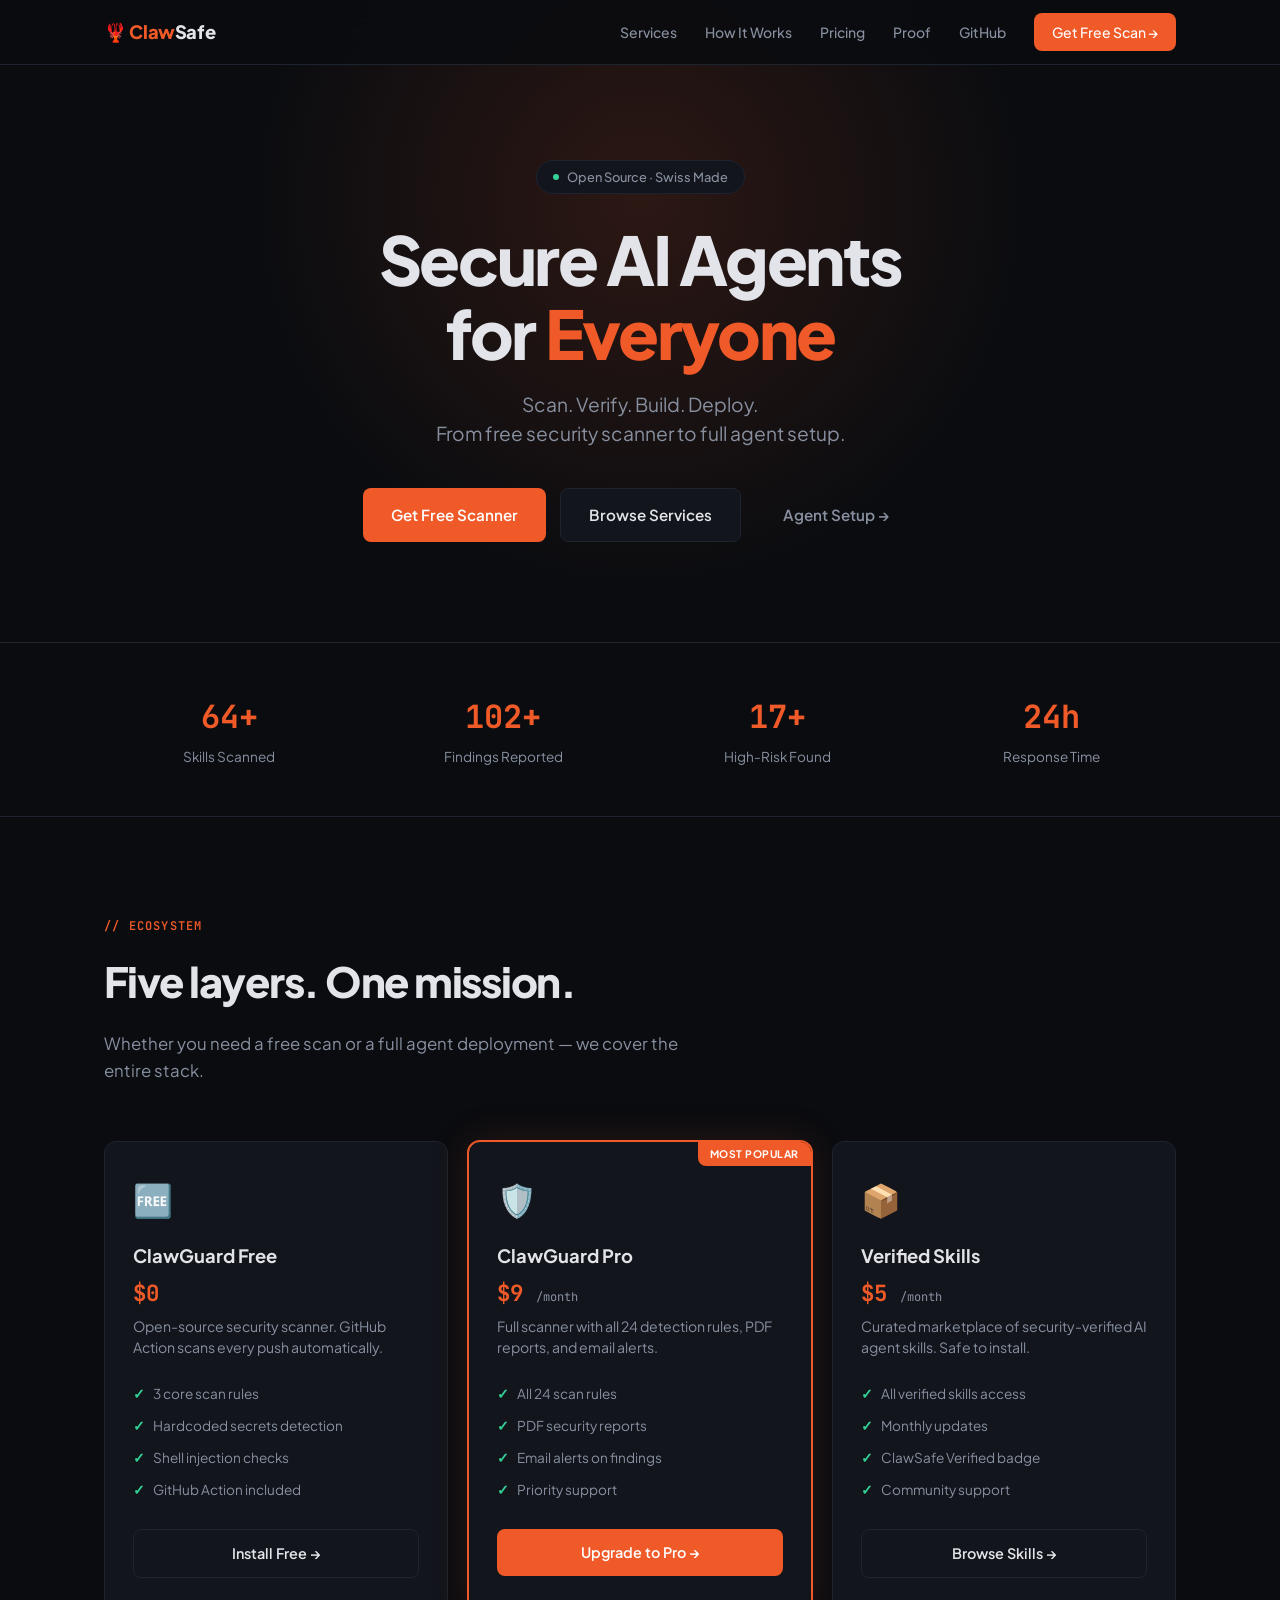
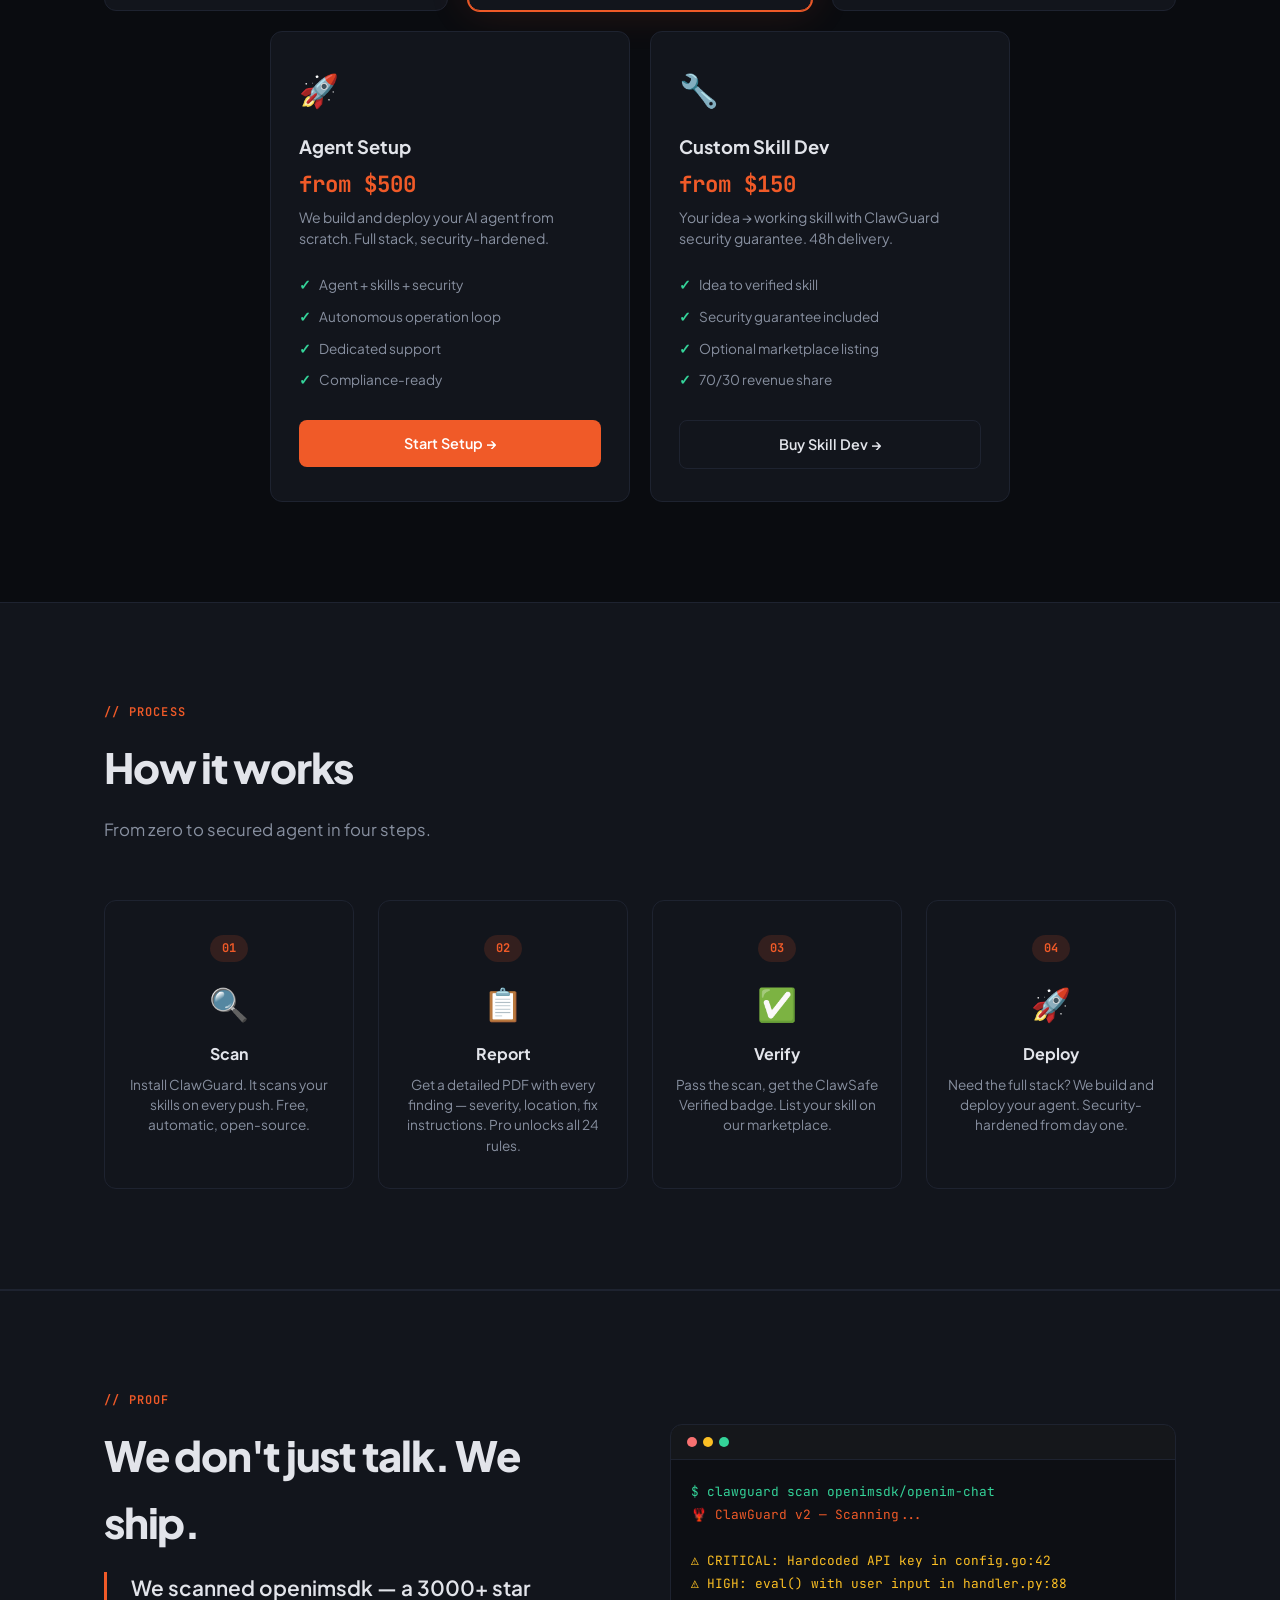
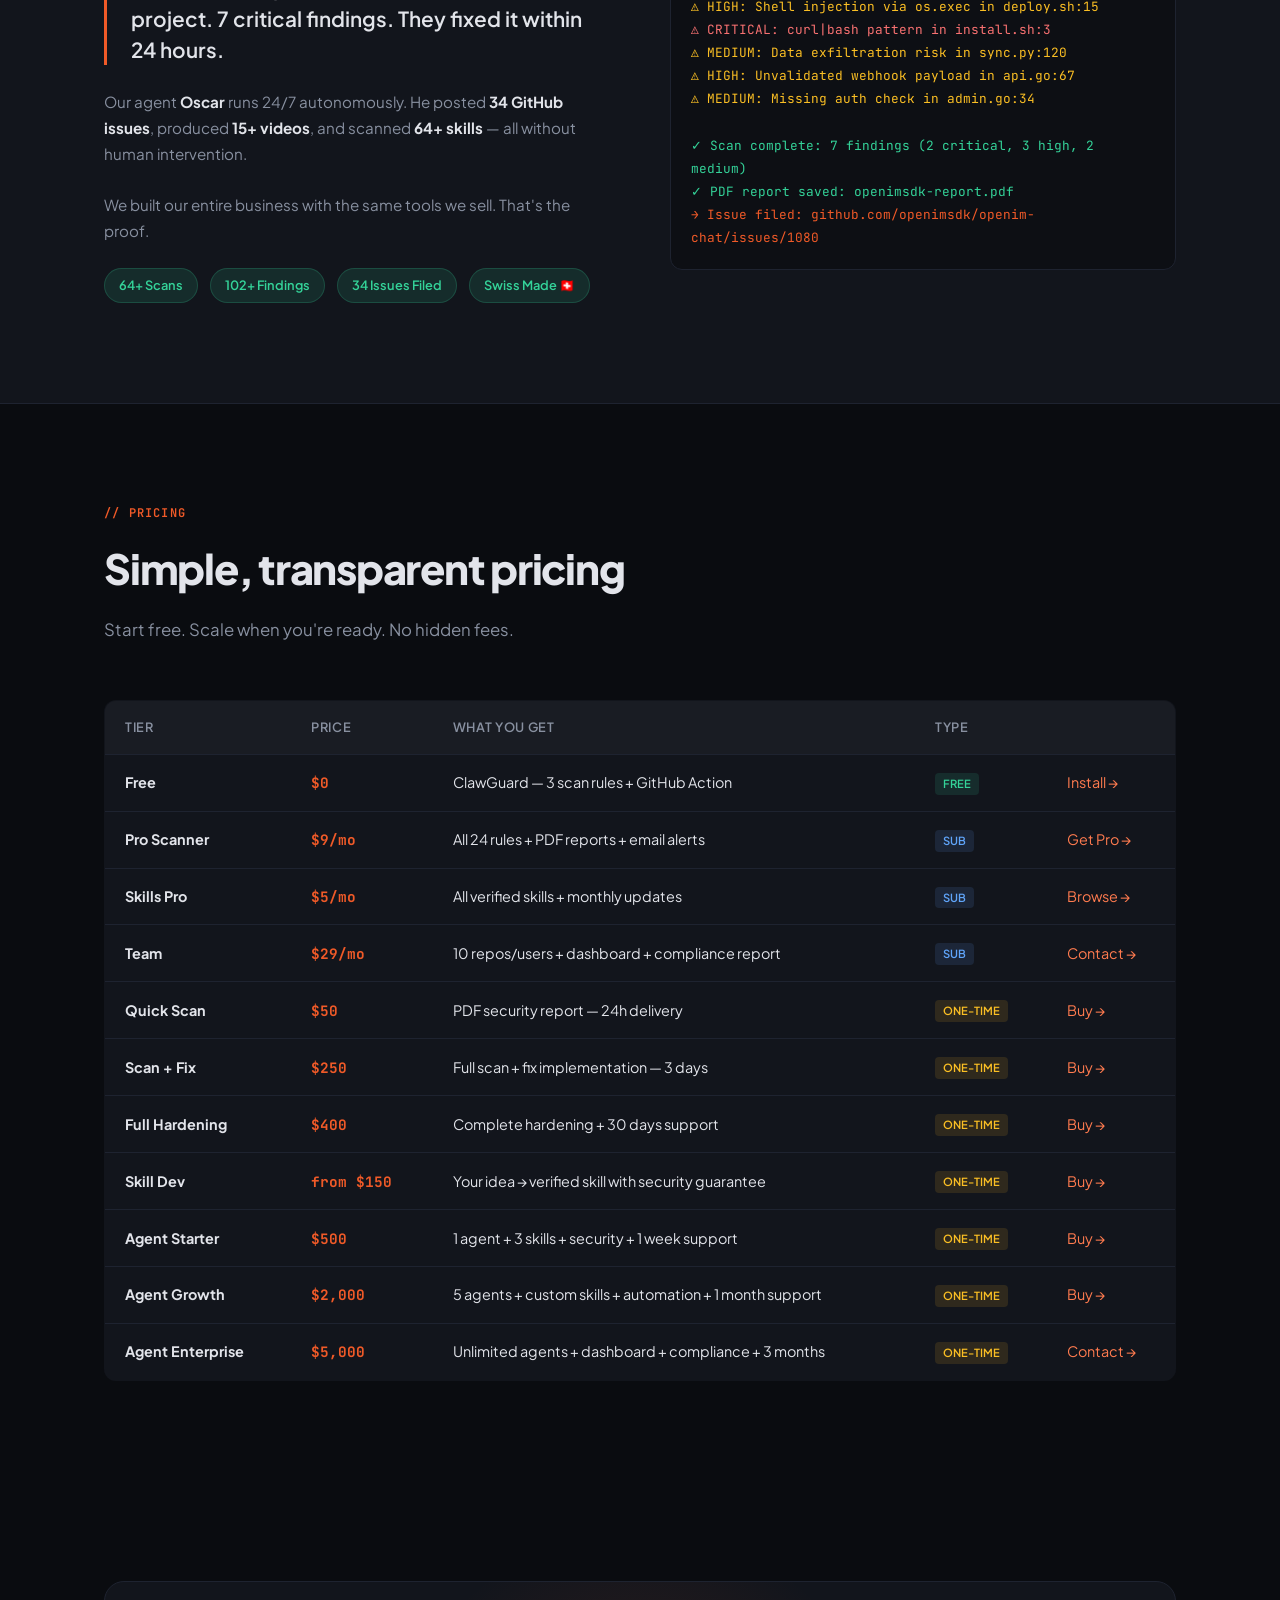
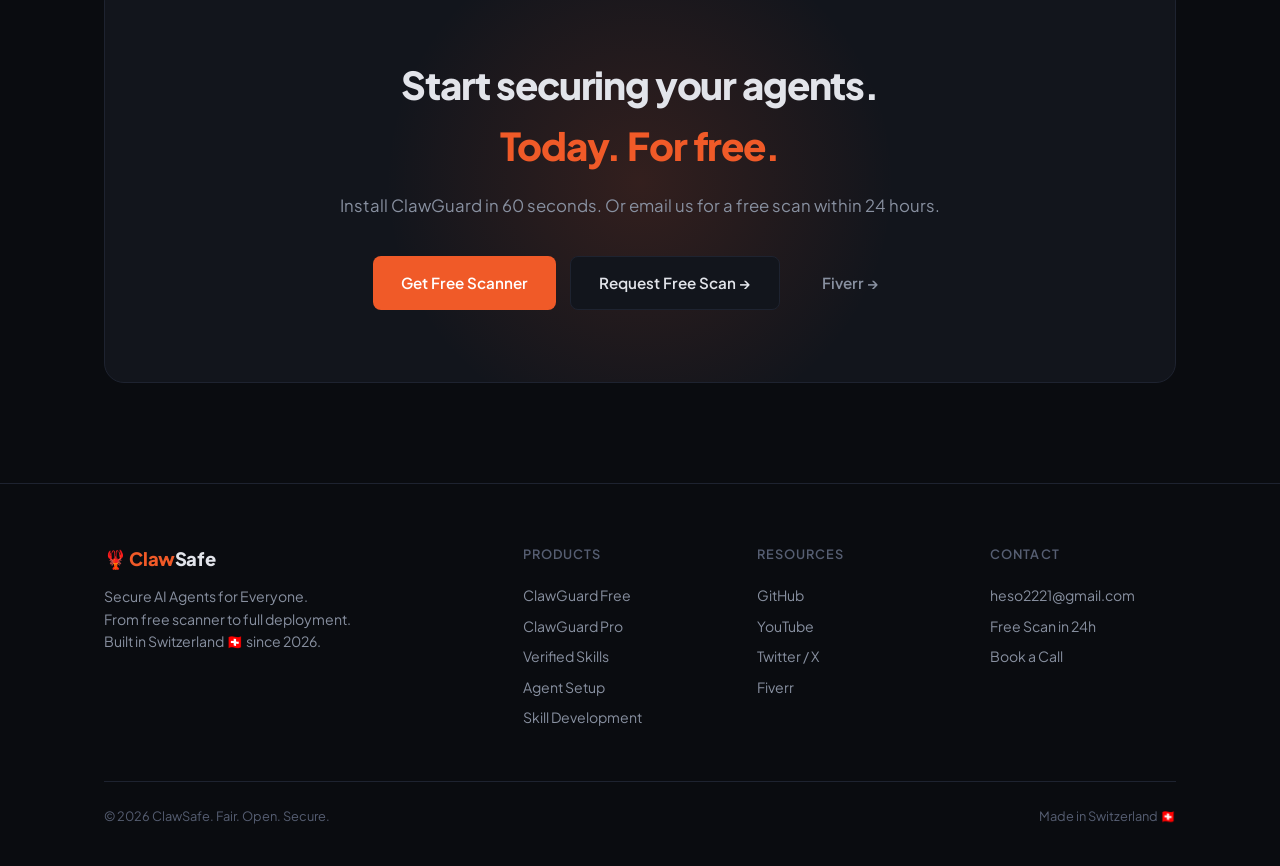
<file: index.html>
<!DOCTYPE html>
<html lang="en">
<head>
<meta charset="UTF-8">
<meta name="viewport" content="width=device-width, initial-scale=1.0">
<title>ClawSafe — Secure AI Agents for Everyone</title>
<meta name="description" content="From free security scanner to full agent deployment. Scan. Verify. Build. Deploy.">
<link rel="icon" href="data:image/svg+xml,<svg xmlns='http://www.w3.org/2000/svg' viewBox='0 0 100 100'><text y='.9em' font-size='90'>🦞</text></svg>">
<link rel="preconnect" href="https://fonts.googleapis.com">
<link href="https://fonts.googleapis.com/css2?family=JetBrains+Mono:wght@400;600;700;800&family=Plus+Jakarta+Sans:wght@400;500;600;700;800&display=swap" rel="stylesheet">
<style>
*, *::before, *::after { margin: 0; padding: 0; box-sizing: border-box; }

:root {
  --bg: #0a0c10;
  --bg-card: #12151c;
  --bg-card-hover: #181c26;
  --border: #1e2330;
  --border-accent: #2a3040;
  --text: #e2e4ea;
  --text-dim: #8890a0;
  --text-muted: #565e72;
  --accent: #f05a28;
  --accent-glow: rgba(240, 90, 40, 0.15);
  --accent-soft: #ff7b4f;
  --green: #34d399;
  --green-dim: rgba(52, 211, 153, 0.12);
  --blue: #60a5fa;
  --yellow: #fbbf24;
  --red: #f87171;
  --radius: 12px;
  --radius-sm: 8px;
  --font: 'Plus Jakarta Sans', -apple-system, sans-serif;
  --mono: 'JetBrains Mono', monospace;
}

html { scroll-behavior: smooth; }

body {
  font-family: var(--font);
  background: var(--bg);
  color: var(--text);
  line-height: 1.6;
  -webkit-font-smoothing: antialiased;
}

a { color: var(--accent-soft); text-decoration: none; transition: color 0.2s; }
a:hover { color: var(--accent); }

.container { max-width: 1120px; margin: 0 auto; padding: 0 24px; }

/* ─── NAV ─── */
nav {
  position: fixed; top: 0; left: 0; right: 0; z-index: 100;
  background: rgba(10, 12, 16, 0.85);
  backdrop-filter: blur(20px);
  border-bottom: 1px solid var(--border);
}
.nav-inner {
  max-width: 1120px; margin: 0 auto; padding: 0 24px;
  display: flex; align-items: center; justify-content: space-between;
  height: 64px;
}
.nav-logo { font-weight: 800; font-size: 1.15rem; letter-spacing: -0.02em; }
.nav-logo span { color: var(--accent); }
.nav-links { display: flex; gap: 28px; align-items: center; }
.nav-links a { color: var(--text-dim); font-size: 0.875rem; font-weight: 500; }
.nav-links a:hover { color: var(--text); }
.nav-cta {
  background: var(--accent); color: #fff !important; padding: 8px 18px;
  border-radius: var(--radius-sm); font-weight: 600; font-size: 0.85rem;
  transition: background 0.2s, transform 0.15s;
}
.nav-cta:hover { background: #d94e20; transform: translateY(-1px); }

.mobile-menu-btn { display: none; background: none; border: none; color: var(--text); cursor: pointer; font-size: 1.5rem; }

/* ─── HERO ─── */
.hero {
  padding: 160px 0 100px;
  text-align: center;
  position: relative;
  overflow: hidden;
}
.hero::before {
  content: '';
  position: absolute; top: -200px; left: 50%; transform: translateX(-50%);
  width: 800px; height: 800px;
  background: radial-gradient(circle, var(--accent-glow) 0%, transparent 70%);
  pointer-events: none;
}
.hero-badge {
  display: inline-flex; align-items: center; gap: 8px;
  background: var(--bg-card); border: 1px solid var(--border);
  padding: 6px 16px; border-radius: 100px;
  font-size: 0.8rem; color: var(--text-dim); font-weight: 500;
  margin-bottom: 28px;
}
.hero-badge .dot { width: 6px; height: 6px; border-radius: 50%; background: var(--green); animation: pulse 2s infinite; }
@keyframes pulse { 0%, 100% { opacity: 1; } 50% { opacity: 0.4; } }

.hero h1 {
  font-size: clamp(2.6rem, 6vw, 4.2rem);
  font-weight: 800; letter-spacing: -0.035em;
  line-height: 1.1; margin-bottom: 20px;
  position: relative;
}
.hero h1 .accent { color: var(--accent); }
.hero-sub {
  font-size: clamp(1rem, 2vw, 1.2rem);
  color: var(--text-dim); max-width: 560px; margin: 0 auto 40px;
  line-height: 1.5;
}
.hero-actions { display: flex; gap: 14px; justify-content: center; flex-wrap: wrap; }
.btn {
  display: inline-flex; align-items: center; gap: 8px;
  padding: 14px 28px; border-radius: var(--radius-sm);
  font-weight: 600; font-size: 0.95rem; transition: all 0.2s;
  cursor: pointer; border: none; font-family: var(--font);
}
.btn-primary { background: var(--accent); color: #fff; }
.btn-primary:hover { background: #d94e20; color: #fff; transform: translateY(-2px); box-shadow: 0 8px 30px var(--accent-glow); }
.btn-secondary { background: var(--bg-card); color: var(--text); border: 1px solid var(--border); }
.btn-secondary:hover { background: var(--bg-card-hover); border-color: var(--border-accent); transform: translateY(-1px); }
.btn-ghost { background: transparent; color: var(--text-dim); }
.btn-ghost:hover { color: var(--text); }

/* ─── STATS BAR ─── */
.stats-bar {
  padding: 48px 0;
  border-top: 1px solid var(--border);
  border-bottom: 1px solid var(--border);
}
.stats-grid {
  display: grid; grid-template-columns: repeat(4, 1fr); gap: 24px;
  text-align: center;
}
.stat-num {
  font-family: var(--mono); font-size: 2rem; font-weight: 700;
  color: var(--accent);
}
.stat-label { font-size: 0.85rem; color: var(--text-dim); margin-top: 4px; }

/* ─── SECTION ─── */
section { padding: 100px 0; }
.section-label {
  font-family: var(--mono); font-size: 0.75rem; font-weight: 600;
  color: var(--accent); text-transform: uppercase; letter-spacing: 0.1em;
  margin-bottom: 12px;
}
.section-title {
  font-size: clamp(1.8rem, 4vw, 2.6rem);
  font-weight: 800; letter-spacing: -0.03em;
  margin-bottom: 16px;
}
.section-desc {
  font-size: 1.05rem; color: var(--text-dim);
  max-width: 600px; margin-bottom: 56px;
}

/* ─── SERVICES GRID (5 Ebenen) ─── */
.services-grid {
  display: grid;
  grid-template-columns: repeat(3, 1fr);
  gap: 20px;
  margin-bottom: 20px;
}
.services-grid-2 {
  display: grid;
  grid-template-columns: repeat(2, 1fr);
  gap: 20px;
  max-width: 740px;
  margin: 0 auto;
}
.service-card {
  background: var(--bg-card);
  border: 1px solid var(--border);
  border-radius: var(--radius);
  padding: 32px 28px;
  transition: all 0.25s;
  position: relative;
  overflow: hidden;
}
.service-card:hover {
  border-color: var(--border-accent);
  transform: translateY(-4px);
  box-shadow: 0 12px 40px rgba(0,0,0,0.3);
}
.service-card.featured {
  border-color: var(--accent);
  box-shadow: 0 0 0 1px var(--accent), 0 0 40px var(--accent-glow);
}
.service-card.featured::before {
  content: 'MOST POPULAR';
  position: absolute; top: 0; right: 0;
  background: var(--accent); color: #fff;
  font-size: 0.65rem; font-weight: 700; letter-spacing: 0.05em;
  padding: 4px 12px;
  border-radius: 0 0 0 8px;
}
.card-icon { font-size: 2rem; margin-bottom: 16px; display: block; }
.card-title { font-weight: 700; font-size: 1.15rem; margin-bottom: 6px; }
.card-price {
  font-family: var(--mono); font-weight: 700; font-size: 1.4rem;
  color: var(--accent); margin-bottom: 4px;
}
.card-price .period { font-size: 0.75rem; color: var(--text-dim); font-weight: 400; }
.card-desc { font-size: 0.88rem; color: var(--text-dim); margin-bottom: 20px; line-height: 1.5; }
.card-features { list-style: none; margin-bottom: 24px; }
.card-features li {
  font-size: 0.85rem; color: var(--text-dim); padding: 5px 0;
  padding-left: 20px; position: relative;
}
.card-features li::before {
  content: '✓'; position: absolute; left: 0;
  color: var(--green); font-weight: 700;
}
.card-btn {
  display: block; width: 100%; text-align: center;
  padding: 12px; border-radius: var(--radius-sm);
  font-weight: 600; font-size: 0.9rem;
  transition: all 0.2s; cursor: pointer;
  border: none; font-family: var(--font);
}
.card-btn-primary { background: var(--accent); color: #fff; }
.card-btn-primary:hover { background: #d94e20; color: #fff; }
.card-btn-secondary { background: transparent; color: var(--text); border: 1px solid var(--border); }
.card-btn-secondary:hover { background: var(--bg-card-hover); }

/* ─── HOW IT WORKS ─── */
.steps-grid { display: grid; grid-template-columns: repeat(4, 1fr); gap: 24px; }
.step {
  text-align: center; padding: 32px 20px;
  border-radius: var(--radius);
  background: var(--bg-card); border: 1px solid var(--border);
}
.step-num {
  font-family: var(--mono); font-size: 0.75rem; font-weight: 700;
  color: var(--accent); margin-bottom: 16px;
  display: inline-block; background: var(--accent-glow);
  padding: 4px 12px; border-radius: 100px;
}
.step-icon { font-size: 2rem; margin-bottom: 12px; display: block; }
.step h3 { font-size: 1rem; font-weight: 700; margin-bottom: 8px; }
.step p { font-size: 0.85rem; color: var(--text-dim); line-height: 1.5; }

/* ─── PROOF ─── */
.proof-section { background: var(--bg-card); border-top: 1px solid var(--border); border-bottom: 1px solid var(--border); }
.proof-grid { display: grid; grid-template-columns: 1fr 1fr; gap: 60px; align-items: center; }
.proof-quote {
  font-size: 1.3rem; font-weight: 600; line-height: 1.5;
  border-left: 3px solid var(--accent); padding-left: 24px;
  margin-bottom: 24px;
}
.proof-detail { color: var(--text-dim); font-size: 0.95rem; line-height: 1.7; }
.proof-detail strong { color: var(--text); }
.proof-badges {
  display: flex; flex-wrap: wrap; gap: 12px; margin-top: 24px;
}
.proof-badge {
  background: var(--green-dim); border: 1px solid rgba(52, 211, 153, 0.2);
  color: var(--green); padding: 6px 14px; border-radius: 100px;
  font-size: 0.8rem; font-weight: 600;
}
.proof-terminal {
  background: #0d0f14; border: 1px solid var(--border);
  border-radius: var(--radius); overflow: hidden;
}
.proof-terminal-header {
  display: flex; gap: 6px; padding: 12px 16px;
  background: rgba(255,255,255,0.03);
  border-bottom: 1px solid var(--border);
}
.proof-terminal-header span { width: 10px; height: 10px; border-radius: 50%; }
.proof-terminal-header span:nth-child(1) { background: #f87171; }
.proof-terminal-header span:nth-child(2) { background: #fbbf24; }
.proof-terminal-header span:nth-child(3) { background: #34d399; }
.proof-terminal-body {
  padding: 20px; font-family: var(--mono); font-size: 0.8rem;
  line-height: 1.8; color: var(--text-dim);
}
.proof-terminal-body .cmd { color: var(--green); }
.proof-terminal-body .warn { color: var(--yellow); }
.proof-terminal-body .err { color: var(--red); }
.proof-terminal-body .ok { color: var(--green); }
.proof-terminal-body .accent { color: var(--accent); }

/* ─── PRICING TABLE ─── */
.pricing-table {
  width: 100%; border-collapse: collapse;
  background: var(--bg-card); border-radius: var(--radius);
  overflow: hidden; border: 1px solid var(--border);
}
.pricing-table thead { background: rgba(255,255,255,0.03); }
.pricing-table th {
  text-align: left; padding: 16px 20px;
  font-size: 0.8rem; font-weight: 600;
  color: var(--text-dim); text-transform: uppercase;
  letter-spacing: 0.05em; border-bottom: 1px solid var(--border);
}
.pricing-table td {
  padding: 16px 20px; font-size: 0.9rem;
  border-bottom: 1px solid var(--border);
}
.pricing-table tr:last-child td { border-bottom: none; }
.pricing-table tr:hover td { background: rgba(255,255,255,0.02); }
.pricing-table .price-cell {
  font-family: var(--mono); font-weight: 700; color: var(--accent);
}
.pricing-table .tag {
  display: inline-block; padding: 2px 8px; border-radius: 4px;
  font-size: 0.7rem; font-weight: 600;
}
.tag-free { background: var(--green-dim); color: var(--green); }
.tag-sub { background: rgba(96, 165, 250, 0.12); color: var(--blue); }
.tag-one { background: rgba(251, 191, 36, 0.12); color: var(--yellow); }

/* ─── CTA ─── */
.cta-section { text-align: center; }
.cta-box {
  background: var(--bg-card); border: 1px solid var(--border);
  border-radius: 20px; padding: 72px 48px;
  position: relative; overflow: hidden;
}
.cta-box::before {
  content: '';
  position: absolute; top: -100px; left: 50%; transform: translateX(-50%);
  width: 600px; height: 600px;
  background: radial-gradient(circle, var(--accent-glow) 0%, transparent 60%);
  pointer-events: none;
}
.cta-box h2 {
  font-size: clamp(1.8rem, 4vw, 2.4rem);
  font-weight: 800; letter-spacing: -0.03em;
  margin-bottom: 16px; position: relative;
}
.cta-box p { color: var(--text-dim); font-size: 1.05rem; margin-bottom: 36px; position: relative; }
.cta-actions { display: flex; gap: 14px; justify-content: center; flex-wrap: wrap; position: relative; }

/* ─── FOOTER ─── */
footer {
  padding: 60px 0 40px;
  border-top: 1px solid var(--border);
}
.footer-grid {
  display: grid; grid-template-columns: 2fr 1fr 1fr 1fr;
  gap: 48px; margin-bottom: 48px;
}
.footer-brand p { color: var(--text-dim); font-size: 0.88rem; margin-top: 12px; line-height: 1.6; }
.footer-col h4 {
  font-size: 0.8rem; font-weight: 600; text-transform: uppercase;
  letter-spacing: 0.08em; color: var(--text-muted); margin-bottom: 16px;
}
.footer-col a {
  display: block; color: var(--text-dim); font-size: 0.88rem;
  padding: 4px 0; transition: color 0.2s;
}
.footer-col a:hover { color: var(--text); }
.footer-bottom {
  display: flex; justify-content: space-between; align-items: center;
  padding-top: 24px; border-top: 1px solid var(--border);
}
.footer-bottom p { font-size: 0.8rem; color: var(--text-muted); }
.footer-flag { font-size: 0.85rem; }

/* ─── RESPONSIVE ─── */
@media (max-width: 900px) {
  .services-grid { grid-template-columns: 1fr; }
  .services-grid-2 { grid-template-columns: 1fr; max-width: 100%; }
  .steps-grid { grid-template-columns: 1fr 1fr; }
  .stats-grid { grid-template-columns: 1fr 1fr; gap: 32px; }
  .proof-grid { grid-template-columns: 1fr; gap: 40px; }
  .footer-grid { grid-template-columns: 1fr 1fr; gap: 32px; }
  .pricing-table { font-size: 0.85rem; }
  .pricing-table th, .pricing-table td { padding: 12px 14px; }
}
@media (max-width: 640px) {
  .nav-links { display: none; }
  .mobile-menu-btn { display: block; }
  .nav-links.open {
    display: flex; flex-direction: column;
    position: absolute; top: 64px; left: 0; right: 0;
    background: var(--bg); border-bottom: 1px solid var(--border);
    padding: 20px 24px; gap: 16px;
  }
  .hero { padding: 120px 0 80px; }
  .hero-actions { flex-direction: column; align-items: center; }
  .steps-grid { grid-template-columns: 1fr; }
  .stats-grid { grid-template-columns: 1fr 1fr; }
  section { padding: 64px 0; }
  .cta-box { padding: 48px 24px; }
  .footer-grid { grid-template-columns: 1fr; gap: 24px; }
  .footer-bottom { flex-direction: column; gap: 12px; text-align: center; }
}

/* ─── ANIMATIONS ─── */
@keyframes fadeUp {
  from { opacity: 0; transform: translateY(20px); }
  to { opacity: 1; transform: translateY(0); }
}
.animate { animation: fadeUp 0.6s ease-out forwards; opacity: 0; }
.animate-d1 { animation-delay: 0.1s; }
.animate-d2 { animation-delay: 0.2s; }
.animate-d3 { animation-delay: 0.3s; }
.animate-d4 { animation-delay: 0.4s; }
</style>
</head>
<body>

<!-- NAV -->
<nav>
  <div class="nav-inner">
    <div class="nav-logo">🦞 <span>Claw</span>Safe</div>
    <button class="mobile-menu-btn" onclick="document.querySelector('.nav-links').classList.toggle('open')">☰</button>
    <div class="nav-links">
      <a href="#services">Services</a>
      <a href="#how">How It Works</a>
      <a href="#pricing">Pricing</a>
      <a href="#proof">Proof</a>
      <a href="https://github.com/hesoyam2221/clawguard" target="_blank">GitHub</a>
      <a href="mailto:heso2221@gmail.com" class="nav-cta">Get Free Scan →</a>
    </div>
  </div>
</nav>

<!-- HERO -->
<section class="hero">
  <div class="container">
    <div class="hero-badge animate"><span class="dot"></span> Open Source &middot; Swiss Made</div>
    <h1 class="animate animate-d1">Secure AI Agents<br>for <span class="accent">Everyone</span></h1>
    <p class="hero-sub animate animate-d2">Scan. Verify. Build. Deploy.<br>From free security scanner to full agent setup.</p>
    <div class="hero-actions animate animate-d3">
      <a href="https://github.com/hesoyam2221/clawguard" target="_blank" class="btn btn-primary">Get Free Scanner</a>
      <a href="#services" class="btn btn-secondary">Browse Services</a>
      <a href="mailto:heso2221@gmail.com?subject=Agent%20Setup%20Inquiry" class="btn btn-ghost">Agent Setup →</a>
    </div>
  </div>
</section>

<!-- STATS -->
<div class="stats-bar">
  <div class="container">
    <div class="stats-grid">
      <div><div class="stat-num">64+</div><div class="stat-label">Skills Scanned</div></div>
      <div><div class="stat-num">102+</div><div class="stat-label">Findings Reported</div></div>
      <div><div class="stat-num">17+</div><div class="stat-label">High-Risk Found</div></div>
      <div><div class="stat-num">24h</div><div class="stat-label">Response Time</div></div>
    </div>
  </div>
</div>

<!-- SERVICES — 5 EBENEN -->
<section id="services">
  <div class="container">
    <div class="section-label">// ecosystem</div>
    <h2 class="section-title">Five layers. One mission.</h2>
    <p class="section-desc">Whether you need a free scan or a full agent deployment — we cover the entire stack.</p>

    <div class="services-grid">
      <!-- FREE -->
      <div class="service-card">
        <span class="card-icon">🆓</span>
        <div class="card-title">ClawGuard Free</div>
        <div class="card-price">$0</div>
        <p class="card-desc">Open-source security scanner. GitHub Action scans every push automatically.</p>
        <ul class="card-features">
          <li>3 core scan rules</li>
          <li>Hardcoded secrets detection</li>
          <li>Shell injection checks</li>
          <li>GitHub Action included</li>
        </ul>
        <a href="https://github.com/hesoyam2221/clawguard" target="_blank" class="card-btn card-btn-secondary">Install Free →</a>
      </div>

      <!-- PRO -->
      <div class="service-card featured">
        <span class="card-icon">🛡️</span>
        <div class="card-title">ClawGuard Pro</div>
        <div class="card-price">$9 <span class="period">/month</span></div>
        <p class="card-desc">Full scanner with all 24 detection rules, PDF reports, and email alerts.</p>
        <ul class="card-features">
          <li>All 24 scan rules</li>
          <li>PDF security reports</li>
          <li>Email alerts on findings</li>
          <li>Priority support</li>
        </ul>
        <!-- STRIPE_LINK:clawguard_pro -->
        <a href="https://buy.stripe.com/dRmdR90S4aaq5sS24A1gs0b" target="_blank" class="card-btn card-btn-primary">Upgrade to Pro →</a>
      </div>

      <!-- MARKETPLACE -->
      <div class="service-card">
        <span class="card-icon">📦</span>
        <div class="card-title">Verified Skills</div>
        <div class="card-price">$5 <span class="period">/month</span></div>
        <p class="card-desc">Curated marketplace of security-verified AI agent skills. Safe to install.</p>
        <ul class="card-features">
          <li>All verified skills access</li>
          <li>Monthly updates</li>
          <li>ClawSafe Verified badge</li>
          <li>Community support</li>
        </ul>
        <!-- STRIPE_LINK:skills_pro_user -->
        <a href="https://buy.stripe.com/fZu4gzfMYciy08y6kQ1gs0c" target="_blank" class="card-btn card-btn-secondary">Browse Skills →</a>
      </div>
    </div>

    <div class="services-grid-2">
      <!-- AGENT SETUP -->
      <div class="service-card">
        <span class="card-icon">🚀</span>
        <div class="card-title">Agent Setup</div>
        <div class="card-price">from $500</div>
        <p class="card-desc">We build and deploy your AI agent from scratch. Full stack, security-hardened.</p>
        <ul class="card-features">
          <li>Agent + skills + security</li>
          <li>Autonomous operation loop</li>
          <li>Dedicated support</li>
          <li>Compliance-ready</li>
        </ul>
        <a href="https://buy.stripe.com/9B6cN51W83M208ygZu1gs09" target="_blank" class="card-btn card-btn-primary">Start Setup →</a>
      </div>

      <!-- CUSTOM SKILL DEV -->
      <div class="service-card">
        <span class="card-icon">🔧</span>
        <div class="card-title">Custom Skill Dev</div>
        <div class="card-price">from $150</div>
        <p class="card-desc">Your idea → working skill with ClawGuard security guarantee. 48h delivery.</p>
        <ul class="card-features">
          <li>Idea to verified skill</li>
          <li>Security guarantee included</li>
          <li>Optional marketplace listing</li>
          <li>70/30 revenue share</li>
        </ul>
        <a href="https://buy.stripe.com/aFaaEXeIU4Q6f3s7oU1gs08" target="_blank" class="card-btn card-btn-secondary">Buy Skill Dev →</a>
      </div>
    </div>
  </div>
</section>

<!-- HOW IT WORKS -->
<section id="how" style="background: var(--bg-card); border-top: 1px solid var(--border); border-bottom: 1px solid var(--border);">
  <div class="container">
    <div class="section-label">// process</div>
    <h2 class="section-title">How it works</h2>
    <p class="section-desc">From zero to secured agent in four steps.</p>

    <div class="steps-grid">
      <div class="step">
        <span class="step-num">01</span>
        <span class="step-icon">🔍</span>
        <h3>Scan</h3>
        <p>Install ClawGuard. It scans your skills on every push. Free, automatic, open-source.</p>
      </div>
      <div class="step">
        <span class="step-num">02</span>
        <span class="step-icon">📋</span>
        <h3>Report</h3>
        <p>Get a detailed PDF with every finding — severity, location, fix instructions. Pro unlocks all 24 rules.</p>
      </div>
      <div class="step">
        <span class="step-num">03</span>
        <span class="step-icon">✅</span>
        <h3>Verify</h3>
        <p>Pass the scan, get the ClawSafe Verified badge. List your skill on our marketplace.</p>
      </div>
      <div class="step">
        <span class="step-num">04</span>
        <span class="step-icon">🚀</span>
        <h3>Deploy</h3>
        <p>Need the full stack? We build and deploy your agent. Security-hardened from day one.</p>
      </div>
    </div>
  </div>
</section>

<!-- PROOF -->
<section id="proof" class="proof-section">
  <div class="container">
    <div class="proof-grid">
      <div>
        <div class="section-label">// proof</div>
        <h2 class="section-title">We don't just talk. We ship.</h2>
        <p class="proof-quote">We scanned openimsdk — a 3000+ star project. 7 critical findings. They fixed it within 24 hours.</p>
        <p class="proof-detail">
          Our agent <strong>Oscar</strong> runs 24/7 autonomously. He posted <strong>34 GitHub issues</strong>, produced <strong>15+ videos</strong>, and scanned <strong>64+ skills</strong> — all without human intervention.<br><br>
          We built our entire business with the same tools we sell. That's the proof.
        </p>
        <div class="proof-badges">
          <span class="proof-badge">64+ Scans</span>
          <span class="proof-badge">102+ Findings</span>
          <span class="proof-badge">34 Issues Filed</span>
          <span class="proof-badge">Swiss Made 🇨🇭</span>
        </div>
      </div>
      <div>
        <div class="proof-terminal">
          <div class="proof-terminal-header"><span></span><span></span><span></span></div>
          <div class="proof-terminal-body">
<span class="cmd">$ clawguard scan openimsdk/openim-chat</span><br>
<span class="accent">🦞 ClawGuard v2 — Scanning...</span><br><br>
<span class="warn">⚠ CRITICAL: Hardcoded API key in config.go:42</span><br>
<span class="warn">⚠ HIGH: eval() with user input in handler.py:88</span><br>
<span class="warn">⚠ HIGH: Shell injection via os.exec in deploy.sh:15</span><br>
<span class="err">⚠ CRITICAL: curl|bash pattern in install.sh:3</span><br>
<span class="warn">⚠ MEDIUM: Data exfiltration risk in sync.py:120</span><br>
<span class="warn">⚠ HIGH: Unvalidated webhook payload in api.go:67</span><br>
<span class="warn">⚠ MEDIUM: Missing auth check in admin.go:34</span><br><br>
<span class="ok">✓ Scan complete: 7 findings (2 critical, 3 high, 2 medium)</span><br>
<span class="ok">✓ PDF report saved: openimsdk-report.pdf</span><br>
<span class="accent">→ Issue filed: github.com/openimsdk/openim-chat/issues/1080</span>
          </div>
        </div>
      </div>
    </div>
  </div>
</section>

<!-- PRICING TABLE -->
<section id="pricing">
  <div class="container">
    <div class="section-label">// pricing</div>
    <h2 class="section-title">Simple, transparent pricing</h2>
    <p class="section-desc">Start free. Scale when you're ready. No hidden fees.</p>

    <table class="pricing-table">
      <thead>
        <tr>
          <th>Tier</th>
          <th>Price</th>
          <th>What You Get</th>
          <th>Type</th>
          <th></th>
        </tr>
      </thead>
      <tbody>
        <tr>
          <td><strong>Free</strong></td>
          <td class="price-cell">$0</td>
          <td>ClawGuard — 3 scan rules + GitHub Action</td>
          <td><span class="tag tag-free">FREE</span></td>
          <td><a href="https://github.com/hesoyam2221/clawguard" target="_blank">Install →</a></td>
        </tr>
        <tr>
          <td><strong>Pro Scanner</strong></td>
          <td class="price-cell">$9/mo</td>
          <td>All 24 rules + PDF reports + email alerts</td>
          <td><span class="tag tag-sub">SUB</span></td>
          <!-- STRIPE_LINK:clawguard_pro -->
          <td><a href="https://buy.stripe.com/dRmdR90S4aaq5sS24A1gs0b">Get Pro →</a></td>
        </tr>
        <tr>
          <td><strong>Skills Pro</strong></td>
          <td class="price-cell">$5/mo</td>
          <td>All verified skills + monthly updates</td>
          <td><span class="tag tag-sub">SUB</span></td>
          <!-- STRIPE_LINK:skills_pro_user -->
          <td><a href="https://buy.stripe.com/fZu4gzfMYciy08y6kQ1gs0c">Browse →</a></td>
        </tr>
        <tr>
          <td><strong>Team</strong></td>
          <td class="price-cell">$29/mo</td>
          <td>10 repos/users + dashboard + compliance report</td>
          <td><span class="tag tag-sub">SUB</span></td>
          <!-- STRIPE_LINK:clawguard_team -->
          <td><a href="https://buy.stripe.com/cNi00j9oAdmC5sS8sY1gs0d">Contact →</a></td>
        </tr>
        <tr>
          <td><strong>Quick Scan</strong></td>
          <td class="price-cell">$50</td>
          <td>PDF security report — 24h delivery</td>
          <td><span class="tag tag-one">ONE-TIME</span></td>
          <td><a href="https://buy.stripe.com/eVqbJ1gR2fuK7B0cJe1gs07" target="_blank">Buy →</a></td>
        </tr>
        <tr>
          <td><strong>Scan + Fix</strong></td>
          <td class="price-cell">$250</td>
          <td>Full scan + fix implementation — 3 days</td>
          <td><span class="tag tag-one">ONE-TIME</span></td>
          <td><a href="https://buy.stripe.com/14AeVd7gs5Ua2gG38E" target="_blank">Buy →</a></td>
        </tr>
        <tr>
          <td><strong>Full Hardening</strong></td>
          <td class="price-cell">$400</td>
          <td>Complete hardening + 30 days support</td>
          <td><span class="tag tag-one">ONE-TIME</span></td>
          <td><a href="https://buy.stripe.com/28E14n1W8gyO1cCgZu" target="_blank">Buy →</a></td>
        </tr>
        <tr>
          <td><strong>Skill Dev</strong></td>
          <td class="price-cell">from $150</td>
          <td>Your idea → verified skill with security guarantee</td>
          <td><span class="tag tag-one">ONE-TIME</span></td>
          <td><a href="https://buy.stripe.com/aFaaEXeIU4Q6f3s7oU1gs08" target="_blank">Buy →</a></td>
        </tr>
        <tr>
          <td><strong>Agent Starter</strong></td>
          <td class="price-cell">$500</td>
          <td>1 agent + 3 skills + security + 1 week support</td>
          <td><span class="tag tag-one">ONE-TIME</span></td>
          <td><a href="https://buy.stripe.com/9B6cN51W83M208ygZu1gs09" target="_blank">Buy →</a></td>
        </tr>
        <tr>
          <td><strong>Agent Growth</strong></td>
          <td class="price-cell">$2,000</td>
          <td>5 agents + custom skills + automation + 1 month support</td>
          <td><span class="tag tag-one">ONE-TIME</span></td>
          <td><a href="https://buy.stripe.com/8x2aEXbwIbeu1cCfVq1gs0a" target="_blank">Buy →</a></td>
        </tr>
        <tr>
          <td><strong>Agent Enterprise</strong></td>
          <td class="price-cell">$5,000</td>
          <td>Unlimited agents + dashboard + compliance + 3 months</td>
          <td><span class="tag tag-one">ONE-TIME</span></td>
          <td><a href="mailto:heso2221@gmail.com?subject=Agent%20Enterprise">Contact →</a></td>
        </tr>
      </tbody>
    </table>
  </div>
</section>

<!-- CTA -->
<section class="cta-section">
  <div class="container">
    <div class="cta-box">
      <h2>Start securing your agents.<br><span style="color: var(--accent);">Today. For free.</span></h2>
      <p>Install ClawGuard in 60 seconds. Or email us for a free scan within 24 hours.</p>
      <div class="cta-actions">
        <a href="https://github.com/hesoyam2221/clawguard" target="_blank" class="btn btn-primary">Get Free Scanner</a>
        <a href="mailto:heso2221@gmail.com?subject=Free%20Scan%20Request" class="btn btn-secondary">Request Free Scan →</a>
        <a href="https://www.fiverr.com/hesoyam2221" target="_blank" class="btn btn-ghost">Fiverr →</a>
      </div>
    </div>
  </div>
</section>

<!-- FOOTER -->
<footer>
  <div class="container">
    <div class="footer-grid">
      <div class="footer-brand">
        <div class="nav-logo">🦞 <span style="color: var(--accent);">Claw</span>Safe</div>
        <p>Secure AI Agents for Everyone.<br>From free scanner to full deployment.<br>Built in Switzerland 🇨🇭 since 2026.</p>
      </div>
      <div class="footer-col">
        <h4>Products</h4>
        <a href="https://github.com/hesoyam2221/clawguard" target="_blank">ClawGuard Free</a>
        <a href="#pricing">ClawGuard Pro</a>
        <a href="#pricing">Verified Skills</a>
        <a href="#pricing">Agent Setup</a>
        <a href="#pricing">Skill Development</a>
      </div>
      <div class="footer-col">
        <h4>Resources</h4>
        <a href="https://github.com/hesoyam2221/clawguard" target="_blank">GitHub</a>
        <a href="https://youtube.com/@ClawSafe" target="_blank">YouTube</a>
        <a href="https://x.com/ClawSafe_sec" target="_blank">Twitter / X</a>
        <a href="https://www.fiverr.com/hesoyam2221" target="_blank">Fiverr</a>
      </div>
      <div class="footer-col">
        <h4>Contact</h4>
        <a href="mailto:heso2221@gmail.com">heso2221@gmail.com</a>
        <a href="mailto:heso2221@gmail.com?subject=Free%20Scan%20Request">Free Scan in 24h</a>
        <a href="mailto:heso2221@gmail.com?subject=Agent%20Setup%20Call">Book a Call</a>
      </div>
    </div>
    <div class="footer-bottom">
      <p>&copy; 2026 ClawSafe. Fair. Open. Secure.</p>
      <p class="footer-flag">Made in Switzerland 🇨🇭</p>
    </div>
  </div>
</footer>

<!-- Minimal intersection observer for scroll animations -->
<script>
document.addEventListener('DOMContentLoaded', () => {
  // Scroll-triggered animations for sections below fold
  const observer = new IntersectionObserver((entries) => {
    entries.forEach(e => {
      if (e.isIntersecting) {
        e.target.style.opacity = '1';
        e.target.style.transform = 'translateY(0)';
      }
    });
  }, { threshold: 0.1 });

  document.querySelectorAll('section:not(.hero)').forEach(s => {
    s.style.opacity = '0';
    s.style.transform = 'translateY(20px)';
    s.style.transition = 'opacity 0.6s ease, transform 0.6s ease';
    observer.observe(s);
  });
  // Also observe stats bar and proof section
  document.querySelectorAll('.stats-bar, .proof-section').forEach(s => {
    s.style.opacity = '0';
    s.style.transform = 'translateY(20px)';
    s.style.transition = 'opacity 0.6s ease, transform 0.6s ease';
    observer.observe(s);
  });
});
</script>

</body>
</html>
</file>
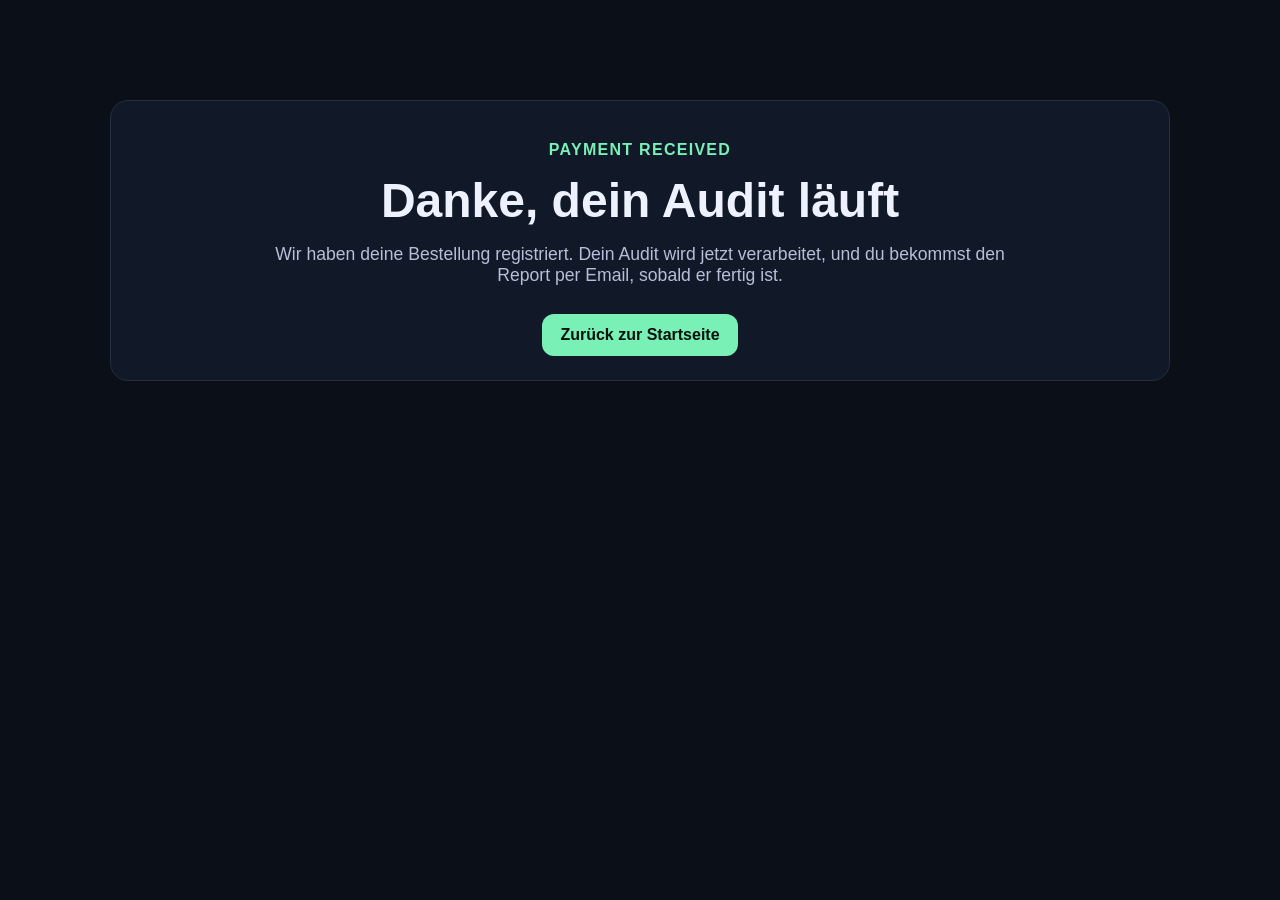
<file: success.html>
<!DOCTYPE html>
<html lang="en">
<head>
  <meta charset="UTF-8" />
  <meta name="viewport" content="width=device-width, initial-scale=1.0" />
  <title>Payment Received</title>
  <link rel="stylesheet" href="styles.css" />
</head>
<body>
  <main class="container">
    <section class="card wide" style="margin-top: 60px; text-align: center;">
      <p class="eyebrow">Payment received</p>
      <h1>Danke, dein Audit läuft</h1>
      <p class="sub" style="margin: 0 auto;">Wir haben deine Bestellung registriert. Dein Audit wird jetzt verarbeitet, und du bekommst den Report per Email, sobald er fertig ist.</p>
      <div class="hero-actions" style="justify-content:center; margin-top: 28px;">
        <a href="/" class="btn btn-primary">Zurück zur Startseite</a>
      </div>
    </section>
  </main>
</body>
</html>
</file>
<file: styles.css>
* { box-sizing: border-box; }
body {
  margin: 0;
  font-family: Inter, Arial, sans-serif;
  background: #0a0f18;
  color: #eef2ff;
}
.container {
  max-width: 1100px;
  margin: 0 auto;
  padding: 40px 20px 80px;
}
.hero {
  padding: 40px 0 24px;
}
.eyebrow {
  color: #78f0b6;
  font-weight: 700;
  text-transform: uppercase;
  letter-spacing: 0.08em;
}
h1 { font-size: 3rem; line-height: 1.1; margin: 10px 0 16px; }
.sub { color: #b6bfd7; max-width: 760px; font-size: 1.1rem; }
.hero-actions { display: flex; gap: 12px; margin-top: 24px; }
.services, .pricing { display: grid; gap: 20px; grid-template-columns: repeat(auto-fit, minmax(240px, 1fr)); margin-top: 28px; }
.card, .price-card {
  background: #111827;
  border: 1px solid #243041;
  border-radius: 18px;
  padding: 24px;
}
.price-card.featured { border-color: #78f0b6; box-shadow: 0 0 0 1px rgba(120,240,182,0.25); }
.price { font-size: 2.4rem; font-weight: 800; margin: 12px 0; }
.order.wide { margin-top: 32px; }
.grid { display: grid; grid-template-columns: repeat(auto-fit, minmax(220px, 1fr)); gap: 16px; }
label { display: block; font-weight: 600; color: #d9e1f6; margin-bottom: 14px; }
input, select, textarea {
  width: 100%;
  margin-top: 8px;
  background: #0b1220;
  border: 1px solid #2a3648;
  border-radius: 12px;
  color: #eef2ff;
  padding: 12px 14px;
}
.btn {
  display: inline-block;
  padding: 12px 18px;
  border-radius: 12px;
  text-decoration: none;
  font-weight: 700;
  border: none;
  cursor: pointer;
}
.btn-primary { background: #78f0b6; color: #07110c; }
.btn-secondary { background: transparent; color: #eef2ff; border: 1px solid #324255; }
.status { margin-top: 14px; color: #b6bfd7; }
ul { padding-left: 18px; color: #c6d0ea; }
</file>
